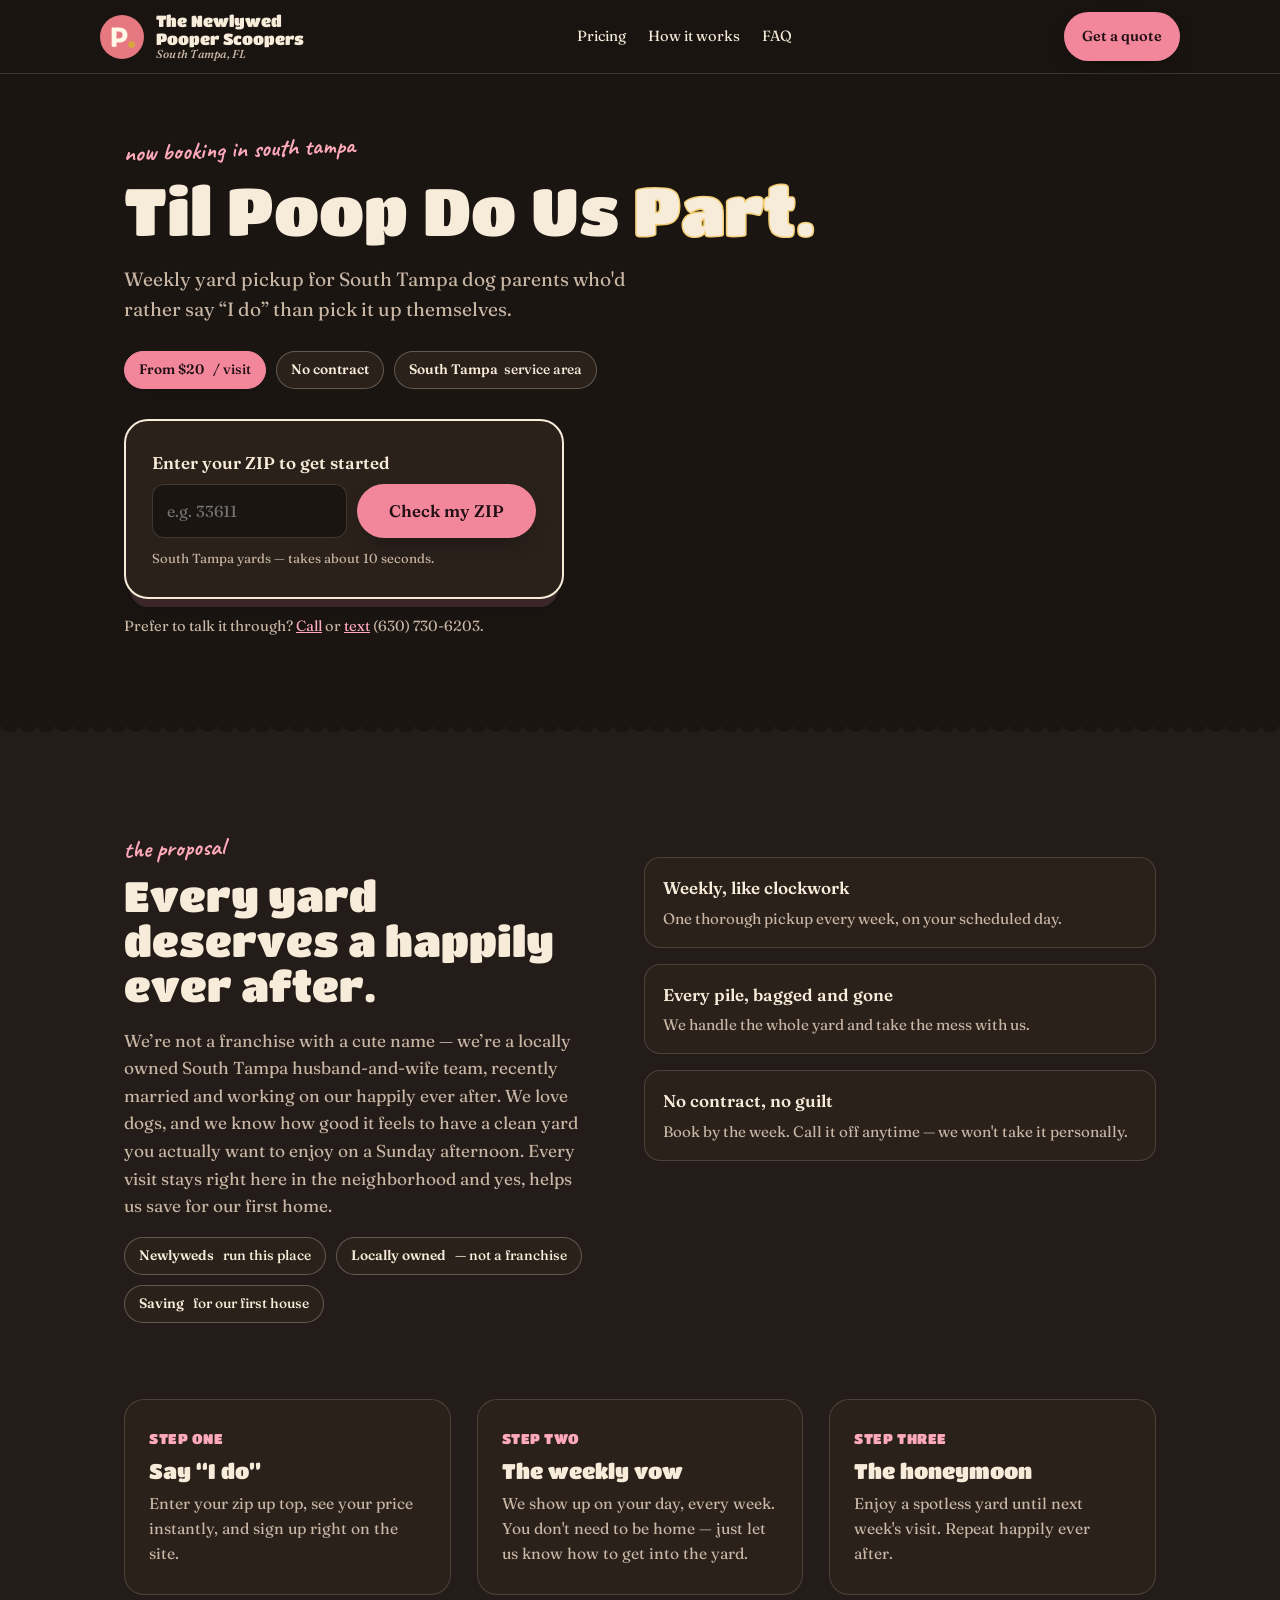
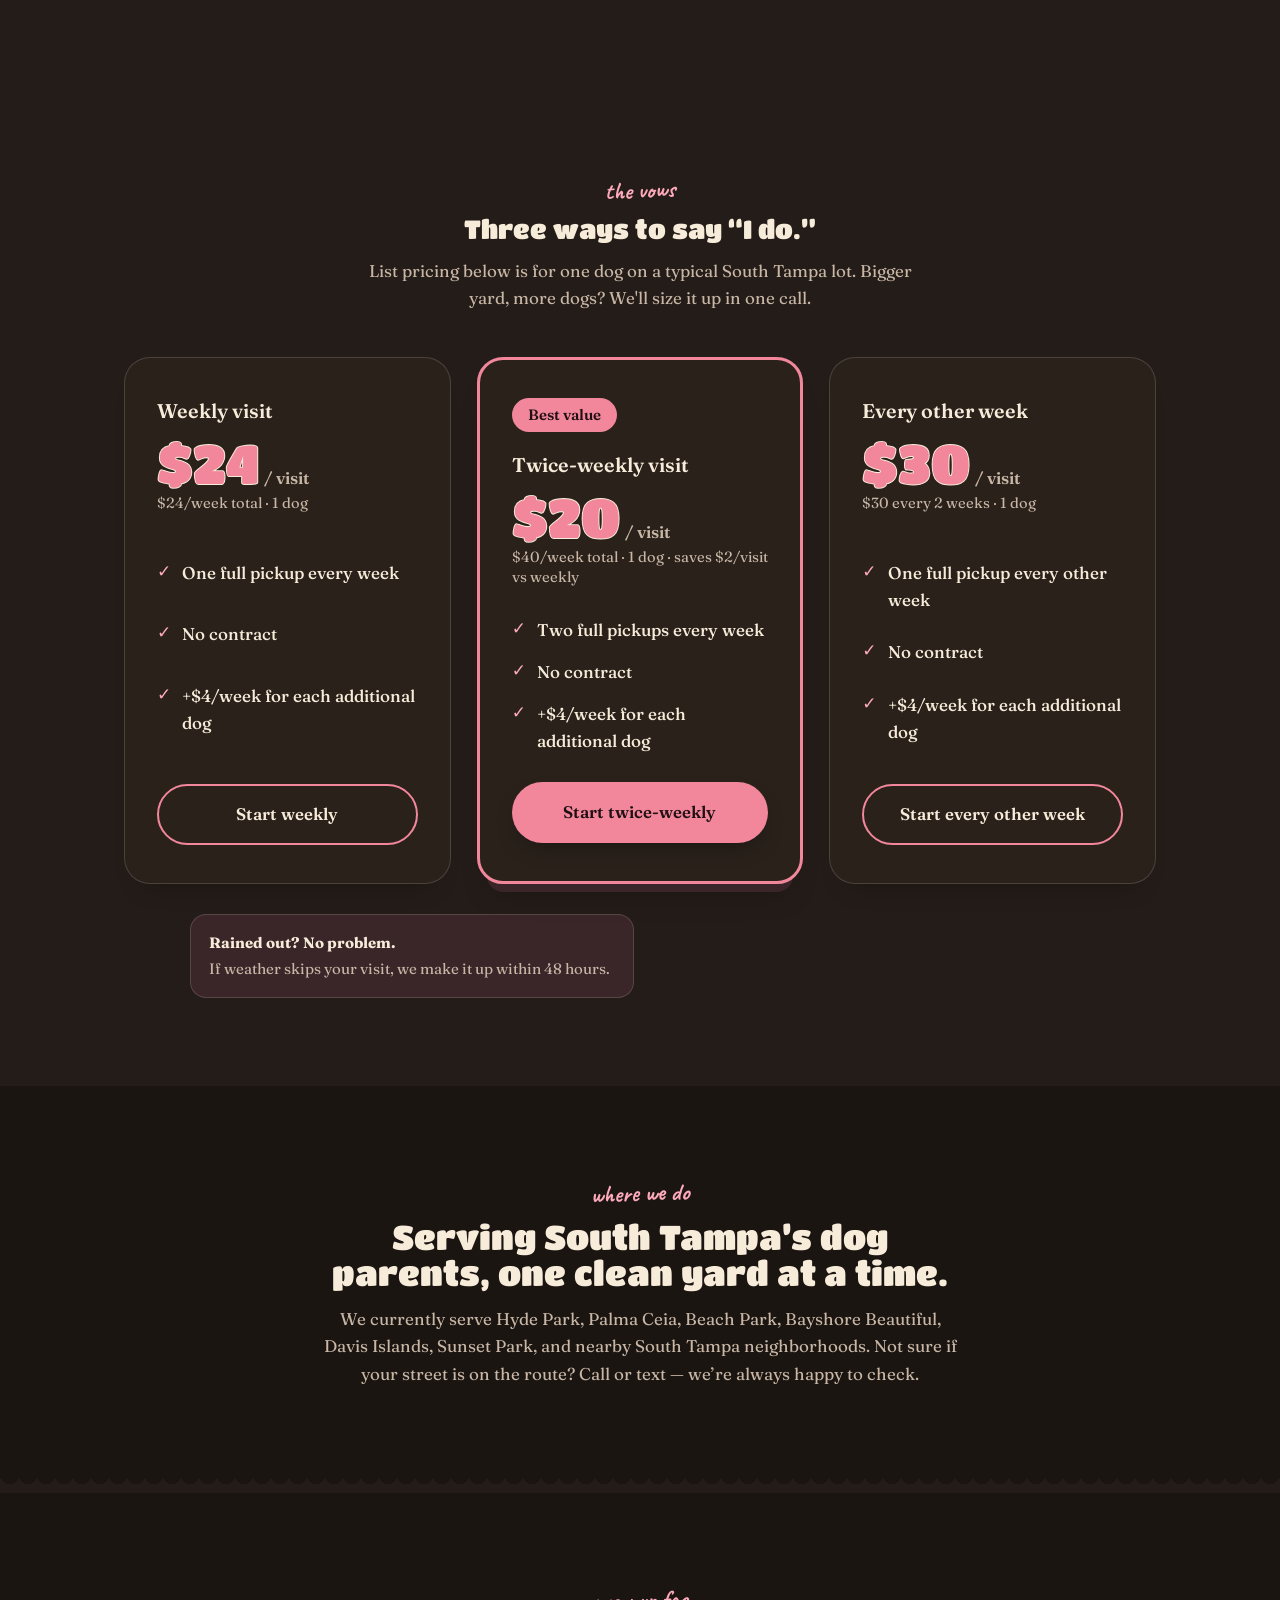
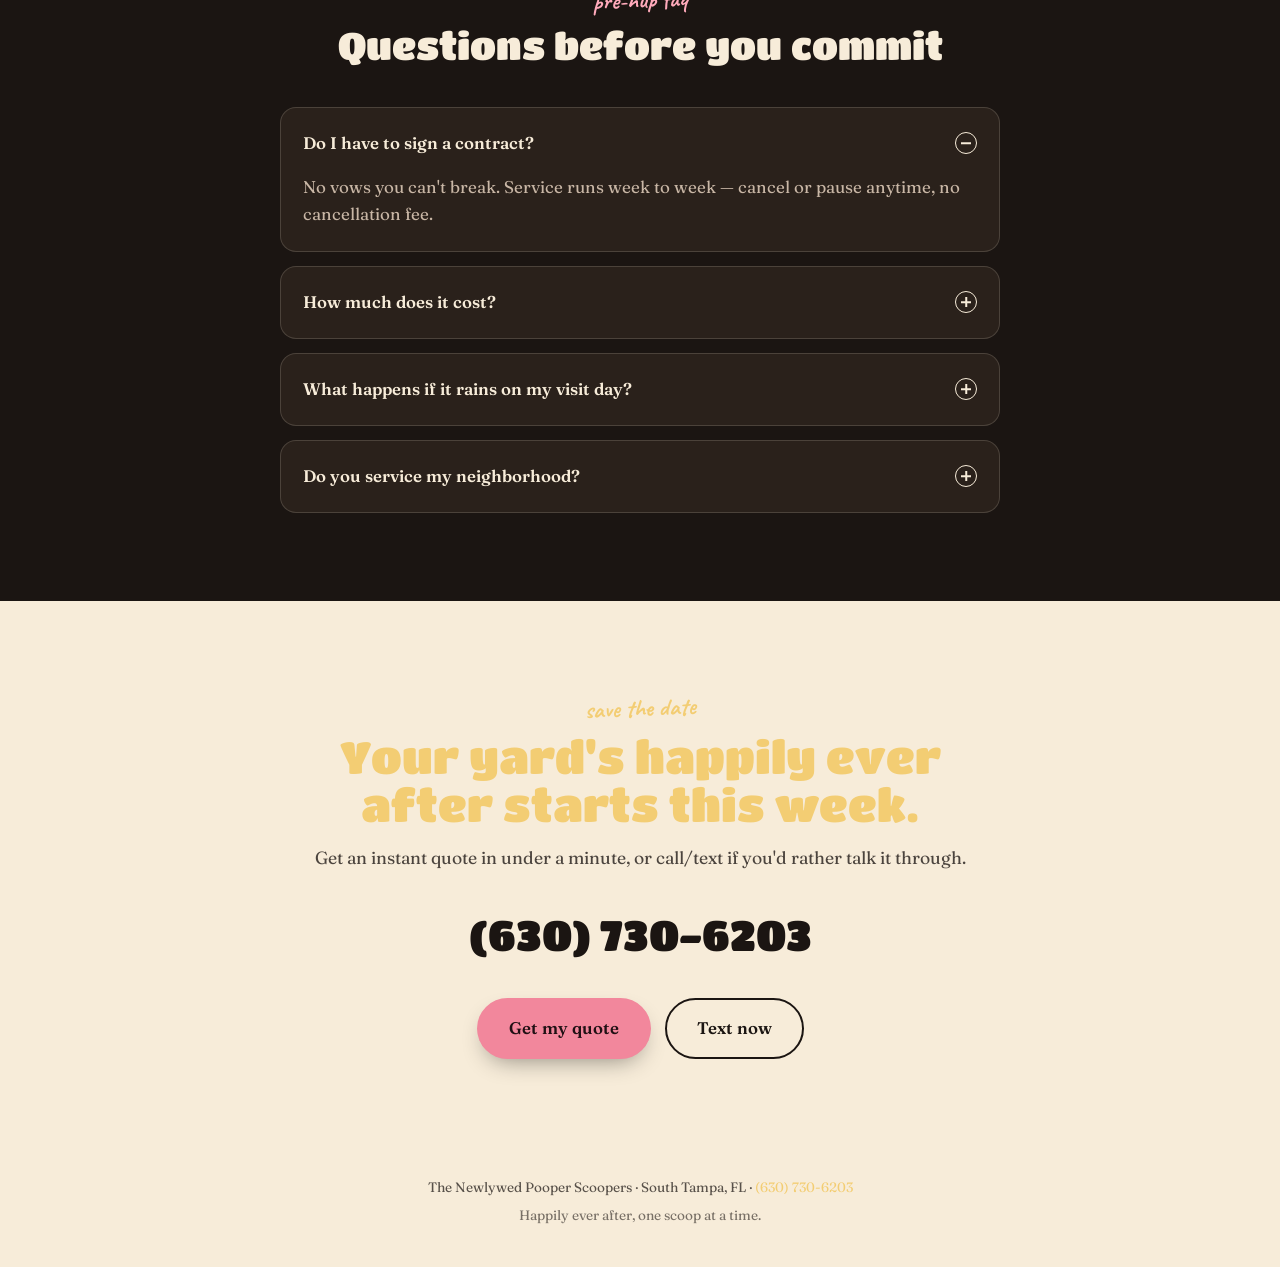
<file: index.html>
<!doctype html>
<html lang="en">
<head>
<meta charset="utf-8">
<meta name="viewport" content="width=device-width, initial-scale=1">
<title>Dog Poop Scooping Service in South Tampa | The Newlywed Pooper Scoopers</title>
<meta name="description" content="Weekly yard cleanup for South Tampa dog owners. From $20/visit, no contract. Get an instant quote.">
<link rel="icon" href="assets/favicon.svg?v=2" type="image/svg+xml">
<link rel="apple-touch-icon" href="assets/favicon.svg?v=2">
<link rel="preconnect" href="https://fonts.googleapis.com">
<link rel="preconnect" href="https://fonts.gstatic.com" crossorigin>
<link rel="preconnect" href="https://challenges.cloudflare.com">
<meta name="turnstile-sitekey" content="TURNSTILE_SITE_KEY_PLACEHOLDER">
<link href="https://fonts.googleapis.com/css2?family=Titan+One&family=Fraunces:ital,wght@0,400;0,500;0,600;1,500;1,600&family=Caveat:wght@600;700&display=swap" rel="stylesheet">
<link href="styles.css" rel="stylesheet">
</head>
<body>
<header><div class="wrap nav"><a class="brand" href="#top"><img alt="The Newlywed Pooper Scoopers logo — South Tampa dog waste removal" src="assets/favicon.svg?v=2"><span class="brand-name">The Newlywed<br>Pooper Scoopers<small>South Tampa, FL</small></span></a><ul class="nav-links"><li><a href="#vows">Pricing</a></li><li><a href="#how">How it works</a></li><li><a href="#faq">FAQ</a></li></ul><a class="btn btn-primary nav-cta nav-cta-desktop" href="#quote">Get a quote</a><a class="btn btn-primary nav-cta nav-cta-mobile" href="tel:16307306203">Call</a></div></header>
<main id="top">
<section class="hero"><div class="wrap hero-grid"><div><span class="eyebrow">now booking in south tampa</span><h1>Til Poop Do Us <span class="stroke">Part.</span></h1><p class="lede">Weekly yard pickup for South Tampa dog parents who'd rather say “I do” than pick it up themselves.</p><div class="chip-row"><span class="chip chip-highlight"><strong>From $20</strong>&nbsp;/ visit</span><span class="chip"><strong>No contract</strong></span><span class="chip"><strong>South Tampa</strong> service area</span></div>
<div class="quote-widget" id="quote"><div class="qstep" data-step="1"><label for="qzip">Enter your ZIP to get started</label><div class="qzip-row"><input aria-label="Zip code" id="qzip" inputmode="numeric" maxlength="5" pattern="[0-9]*" placeholder="e.g. 33611" type="text"><button class="btn btn-primary" id="qzip-btn" type="button">Check my ZIP</button></div><p class="qhint">South Tampa yards — takes about 10 seconds.</p></div>
<div class="qstep" data-step="2" hidden><p class="qmsg" id="qzip-msg"></p><div class="qrow qrow-plan"><span class="qlabel">Plan</span><div class="qtoggle"><button class="qtoggle-btn active" data-plan="weekly" type="button">Weekly</button><button class="qtoggle-btn" data-plan="twice" type="button">Twice-weekly</button><button class="qtoggle-btn" data-plan="biweekly" type="button">Every other week</button></div></div><div class="qrow"><span class="qlabel">Dogs</span><div class="qstepper"><button aria-label="Fewer dogs" id="qdog-minus" type="button">−</button><span id="qdog-count">1</span><button aria-label="More dogs" id="qdog-plus" type="button">+</button></div></div><div class="qestimate"><span class="qest-amount" id="qest-amount">$24<span class="qest-per">/visit</span></span><span class="qest-month" id="qest-month">1 visit/week · $24/week total</span></div><button class="btn btn-primary" id="qcontinue-btn" style="width:100%;justify-content:center" type="button">Lock in this price &amp; start service</button><form class="qtext-form" id="qtext-form"><label for="qtext-phone">Not ready? Save this quote by text</label><div class="qtext-row"><input aria-label="Mobile phone number" autocomplete="tel" id="qtext-phone" inputmode="numeric" maxlength="14" required type="tel"><button class="qtext-btn" type="submit">Text me</button></div><label class="qconsent"><input id="qtext-consent" required type="checkbox"> I agree to receive texts about this quote. Message and data rates may apply.</label><div class="qturnstile" id="qtext-turnstile"></div><p aria-live="polite" class="qtext-status" id="qtext-status"></p></form><button class="qback" data-back="1" type="button">← change ZIP</button></div>
<form class="qstep" data-step="3" hidden id="qstep-form"><input id="qform-zip" name="zip" type="hidden"><input id="qform-plan" name="plan" type="hidden"><input id="qform-dogs" name="dogs" type="hidden"><input id="qform-estimate" name="estimate" type="hidden"><div class="qfield"><label for="qname">Name</label><input autocomplete="name" id="qname" name="name" required type="text"></div><div class="qfield"><label for="qphone">Phone</label><input autocomplete="tel" id="qphone" inputmode="numeric" maxlength="14" name="phone" required type="tel"></div><div class="qfield"><label for="qemail">Email</label><input autocomplete="email" id="qemail" name="email" required type="email"></div><div class="qfield"><label for="qaddress">Street address</label><input autocomplete="street-address" id="qaddress" name="address" required type="text"></div><div class="qfield"><label for="qnotes">Anything we should know? (gate code, extra dog details, etc.)</label><textarea id="qnotes" name="notes" rows="2"></textarea></div><div class="qpayment-note"><strong>Your service and payment</strong><p id="qpayment-terms">Your saved card will be charged $24 after each weekly visit. You will not be charged today. Service continues until you pause or cancel.</p></div><label class="qcharge-consent"><input id="qcharge-consent" required type="checkbox"> <span>I authorize The Newlywed Pooper Scoopers to charge my saved card after each completed visit at the quoted price above. I understand that service continues until I pause or cancel.</span></label><div class="qturnstile" id="qsignup-turnstile"></div><button class="btn btn-primary" style="width:100%;justify-content:center" type="submit">Continue to secure checkout</button><button class="qback" data-back="2" type="button">← back to quote</button></form><form class="qstep" data-step="4" hidden id="qinterest-form"><h3 id="qinterest-title">Join our waitlist</h3><p class="qmsg" id="qinterest-message"></p><div class="qfield"><label for="qinterest-name">Name</label><input autocomplete="name" id="qinterest-name" required type="text"></div><div class="qfield"><label for="qinterest-phone">Phone</label><input autocomplete="tel" id="qinterest-phone" inputmode="numeric" maxlength="14" required type="tel"></div><div class="qfield"><label for="qinterest-email">Email</label><input autocomplete="email" id="qinterest-email" required type="email"></div><div class="qfield"><label for="qinterest-address">Street address</label><input autocomplete="street-address" id="qinterest-address" required type="text"></div><div class="qfield"><label for="qinterest-zip">ZIP</label><input id="qinterest-zip" readonly type="text"></div><div class="qturnstile" id="qinterest-turnstile"></div><button class="btn btn-primary" style="width:100%;justify-content:center" type="submit">Keep me posted</button><button class="qback" data-back="1" type="button">← change ZIP</button></form><div class="qstep qthanks" data-step="5" hidden><h3>You're all set!</h3><p>Your card is securely saved. We'll text you shortly to confirm your service day and first cleanup.</p></div></div><p class="qalt">Prefer to talk it through? <a href="tel:16307306203">Call</a> or <a href="sms:16307306203">text</a> (630) 730-6203.</p></div>
</div></section>
<div aria-hidden="true" class="divider"></div>
<section class="proposal section-pad" id="proposal"><div class="wrap proposal-grid"><div><span class="eyebrow">the proposal</span><h2>Every yard deserves a happily ever after.</h2><p>We’re not a franchise with a cute name — we’re a locally owned South Tampa husband-and-wife team, recently married and working on our happily ever after. We love dogs, and we know how good it feels to have a clean yard you actually want to enjoy on a Sunday afternoon. Every visit stays right here in the neighborhood and yes, helps us save for our first home.</p><div class="chip-row"><span class="chip"><strong>Newlyweds</strong>&nbsp;run this place</span><span class="chip"><strong>Locally owned</strong>&nbsp;— not a franchise</span><span class="chip"><strong>Saving</strong>&nbsp;for our first house</span></div></div><ul class="feature-list"><li><span><span class="ftitle">Weekly, like clockwork</span><span class="fdesc">One thorough pickup every week, on your scheduled day.</span></span></li><li><span><span class="ftitle">Every pile, bagged and gone</span><span class="fdesc">We handle the whole yard and take the mess with us.</span></span></li><li><span><span class="ftitle">No contract, no guilt</span><span class="fdesc">Book by the week. Call it off anytime — we won't take it personally.</span></span></li></ul></div><div class="steps wrap" id="how"><div class="step"><span class="num">STEP ONE</span><h3>Say “I do”</h3><p>Enter your zip up top, see your price instantly, and sign up right on the site.</p></div><div class="step"><span class="num">STEP TWO</span><h3>The weekly vow</h3><p>We show up on your day, every week. You don't need to be home — just let us know how to get into the yard.</p></div><div class="step"><span class="num">STEP THREE</span><h3>The honeymoon</h3><p>Enjoy a spotless yard until next week's visit. Repeat happily ever after.</p></div></div></section>
<section class="vows section-pad" id="vows"><div class="wrap center"><span class="eyebrow">the vows</span><h2>Three ways to say “I do.”</h2><p class="muted" style="max-width:52ch;margin:14px auto 0;">List pricing below is for one dog on a typical South Tampa lot. Bigger yard, more dogs? We'll size it up in one call.</p></div><div class="wrap"><div class="plans-grid"><div class="plan-card"><span class="plan-name">Weekly visit</span><div class="price-line"><span class="price">$24</span><span class="per">/ visit</span></div><span class="est">$24/week total · 1 dog</span><ul class="vow-list"><li><span>One full pickup every week</span></li><li><span>No contract</span></li><li><span>+$4/week for each additional dog</span></li></ul><a class="btn btn-ghost" href="#quote">Start weekly</a></div><div class="plan-card plan-featured"><span class="best-value">Best value</span><span class="plan-name">Twice-weekly visit</span><div class="price-line"><span class="price">$20</span><span class="per">/ visit</span></div><span class="est">$40/week total · 1 dog · saves $2/visit vs weekly</span><ul class="vow-list"><li><span>Two full pickups every week</span></li><li><span>No contract</span></li><li><span>+$4/week for each additional dog</span></li></ul><a class="btn btn-primary" href="#quote">Start twice-weekly</a></div><div class="plan-card"><span class="plan-name">Every other week</span><div class="price-line"><span class="price">$30</span><span class="per">/ visit</span></div><span class="est">$30 every 2 weeks · 1 dog</span><ul class="vow-list"><li><span>One full pickup every other week</span></li><li><span>No contract</span></li><li><span>+$4/week for each additional dog</span></li></ul><a class="btn btn-ghost" href="#quote">Start every other week</a></div></div><div class="perks-strip"><div class="perk"><span><strong>Rained out? No problem.</strong><span class="d">If weather skips your visit, we make it up within 48 hours.</span></span></div></div></div></section>
<section class="section-pad area"><div class="wrap"><span class="eyebrow">where we do</span><h2 style="font-size:clamp(1.6rem,3vw,2.1rem)">Serving South Tampa’s dog parents, one clean yard at a time.</h2><p class="muted" style="max-width:58ch;margin:14px auto 0;">We currently serve Hyde Park, Palma Ceia, Beach Park, Bayshore Beautiful, Davis Islands, Sunset Park, and nearby South Tampa neighborhoods. Not sure if your street is on the route? Call or text — we’re always happy to check.</p></div></section><div aria-hidden="true" class="divider"></div><section class="section-pad" id="faq"><div class="wrap center"><span class="eyebrow">pre-nup faq</span><h2 style="font-size:clamp(1.8rem,3.4vw,2.4rem)">Questions before you commit</h2></div><div class="faq-list"><details open><summary>Do I have to sign a contract?<span class="plus"></span></summary><p>No vows you can't break. Service runs week to week — cancel or pause anytime, no cancellation fee.</p></details><details><summary>How much does it cost?<span class="plus"></span></summary><p>$24 per visit weekly, $20 per visit twice-weekly ($40/week total), or $30 per visit every other week, for one dog on a typical South Tampa lot. Each additional dog is +$4/week.</p></details><details><summary>What happens if it rains on my visit day?<span class="plus"></span></summary><p>If weather makes us skip your yard, we'll come back and make it up within 48 hours — no missed visits, no extra charge.</p></details><details><summary>Do you service my neighborhood?<span class="plus"></span></summary><p>We're currently booking across South Tampa. Send us your address and we'll confirm you're on the route.</p></details></div></section>
<section class="finale section-pad" id="book"><div class="wrap"><span class="eyebrow" style="color:var(--gold-bright)">save the date</span><h2>Your yard's happily ever after starts this week.</h2><p>Get an instant quote in under a minute, or call/text if you'd rather talk it through.</p><a class="phone-big" href="tel:16307306203">(630) 730-6203</a><div class="cta-row" style="justify-content:center"><a class="btn btn-primary" href="#quote">Get my quote</a><a class="btn btn-ghost" href="sms:16307306203" style="border-color:var(--bg);color:var(--bg)">Text now</a></div></div></section></main><footer><div class="wrap">The Newlywed Pooper Scoopers · South Tampa, FL · <a href="tel:16307306203">(630) 730-6203</a><div style="margin-top:6px;opacity:.8">Happily ever after, one scoop at a time.</div></div></footer>
<script src="https://challenges.cloudflare.com/turnstile/v0/api.js?render=explicit" defer></script>
<script type="module" src="script.js?v=20260913-source-turnstile"></script>
</body></html>
</file>
<file: styles.css>
/* ---------- Tokens ---------- */
:root{--bg:#1B1512;--bg-alt:#241C18;--surface:#2A211B;--line:rgba(247,236,217,.16);--ink:#F7ECD9;--ink-soft:#C9B7A6;--pink:#F2879C;--pink-deep:#FFAABB;--pink-wash:#3A2529;--gold:#E8B94E;--gold-bright:#F3CD73;--shadow:rgba(0,0,0,.45)}
:root[data-theme="light"]{--bg:#FBF3E7;--bg-alt:#F3E4CF;--surface:#FFFEFB;--line:rgba(36,28,24,.14);--ink:#241C18;--ink-soft:#6B594E;--pink:#E9748F;--pink-deep:#C24866;--pink-wash:#FBE3E7;--gold:#B8862A;--gold-bright:#E8B94E;--shadow:rgba(36,28,24,.16)}
@media(prefers-color-scheme:dark){:root:not([data-theme="light"]){--bg:#1B1512;--bg-alt:#241C18;--surface:#2A211B;--line:rgba(247,236,217,.16);--ink:#F7ECD9;--ink-soft:#C9B7A6;--pink:#F2879C;--pink-deep:#FFAABB;--pink-wash:#3A2529;--gold:#E8B94E;--gold-bright:#F3CD73;--shadow:rgba(0,0,0,.45)}}
:root[data-theme="dark"]{--bg:#1B1512;--bg-alt:#241C18;--surface:#2A211B;--line:rgba(247,236,217,.16);--ink:#F7ECD9;--ink-soft:#C9B7A6;--pink:#F2879C;--pink-deep:#FFAABB;--pink-wash:#3A2529;--gold:#E8B94E;--gold-bright:#F3CD73;--shadow:rgba(0,0,0,.45)}
.quote-widget{scroll-margin-top:96px}
*,*::before,*::after{box-sizing:border-box}html{scroll-behavior:smooth}@media(prefers-reduced-motion:reduce){html{scroll-behavior:auto}*,*::before,*::after{animation-duration:.001ms!important;animation-iteration-count:1!important;transition-duration:.001ms!important}}
body{margin:0;background:var(--bg);color:var(--ink);font-family:"Fraunces",Georgia,"Times New Roman",serif;font-size:17px;line-height:1.6;-webkit-font-smoothing:antialiased}img{max-width:100%;display:block}a{color:inherit}.wrap{max-width:1080px;margin:0 auto;padding:0 24px}h1,h2,h3{font-family:"Titan One","Baloo 2",system-ui,sans-serif;font-weight:400;line-height:1.08;text-wrap:balance;margin:0}.eyebrow{font-family:"Caveat",cursive;font-weight:700;font-size:1.5rem;color:var(--pink-deep);display:inline-block;transform:rotate(-2deg);margin:0 0 6px}.stroke{color:var(--ink);-webkit-text-stroke:3px var(--gold-bright);paint-order:stroke fill}section{position:relative}.section-pad{padding:88px 0}.muted{color:var(--ink-soft)}.center{text-align:center}
.btn{display:inline-flex;align-items:center;gap:10px;font-family:"Fraunces",serif;font-weight:600;font-size:1.05rem;padding:15px 30px;border-radius:999px;text-decoration:none;border:2px solid transparent;cursor:pointer;transition:transform .15s ease,box-shadow .15s ease}.btn:hover{transform:translateY(-2px)}.btn:active{transform:translateY(0)}.btn:focus-visible{outline:3px solid var(--gold-bright);outline-offset:3px}.btn-primary{background:var(--pink);color:#201014;box-shadow:0 10px 24px -10px var(--shadow)}.btn-primary:hover{box-shadow:0 14px 28px -10px var(--shadow)}.btn-ghost{background:transparent;border-color:var(--ink);color:var(--ink)}.divider{height:18px;background-image:radial-gradient(circle at 9px 0,transparent 9px,var(--bg-alt) 9.5px);background-size:18px 18px;background-repeat:repeat-x;background-position:center top}.divider-flip{transform:scaleY(-1)}
header{position:sticky;top:0;z-index:20;background:color-mix(in srgb,var(--bg) 88%,transparent);backdrop-filter:blur(8px);border-bottom:1px solid var(--line)}.nav{display:flex;align-items:center;justify-content:space-between;gap:16px;padding:12px 0}.brand{display:flex;align-items:center;gap:12px;text-decoration:none;color:var(--ink)}.brand img{width:44px;height:44px;border-radius:50%}.brand-name{font-family:"Titan One",sans-serif;font-size:.98rem;line-height:1.15}.brand-name small{display:block;font-family:"Fraunces",serif;font-weight:500;font-style:italic;font-size:.72rem;color:var(--ink-soft);letter-spacing:.02em}.nav-links{display:flex;align-items:center;gap:22px;list-style:none;margin:0;padding:0;font-size:.92rem}.nav-links a{text-decoration:none}.nav-links a:hover{color:var(--pink-deep)}.nav-cta{padding:11px 16px;font-size:.9rem;white-space:nowrap}.nav-cta-desktop{display:inline-flex}.nav-cta-mobile{display:none}@media(max-width:719px){.nav-cta-desktop{display:none}.nav-cta-mobile{display:inline-flex}}@media(max-width:420px){.brand-name{font-size:.82rem}.nav{gap:8px}.nav-cta{padding:10px 12px;font-size:.82rem}}
.hero{padding:56px 0 70px;overflow:hidden}.hero-grid{display:grid;grid-template-columns:1fr;gap:40px;align-items:center}.hero h1{font-size:clamp(2.4rem,5.6vw,4.1rem);margin-bottom:18px}.hero p.lede{font-size:1.2rem;max-width:46ch;color:var(--ink-soft);margin:0 0 26px}.chip-row{display:flex;flex-wrap:wrap;gap:10px;margin-bottom:30px}.chip{display:inline-flex;align-items:center;gap:6px;background:var(--surface);border:1.5px solid color-mix(in srgb,var(--ink) 28%,transparent);padding:7px 14px;border-radius:999px;font-size:.86rem;color:var(--ink);font-weight:500}.chip strong{color:var(--ink);font-weight:600}.chip-highlight{background:var(--pink);border-color:var(--pink);color:#201014;box-shadow:0 7px 16px -10px var(--shadow)}.chip-highlight strong{color:#201014}.cta-row{display:flex;flex-wrap:wrap;gap:14px}
[hidden]{display:none!important}.quote-widget{max-width:440px;background:var(--surface);border:2px solid var(--ink);border-radius:24px;padding:28px 26px;box-shadow:0 14px 0 -6px var(--pink-wash),0 16px 26px -14px var(--shadow)}.qstep label{font-family:"Fraunces",serif;font-weight:600;display:block;margin-bottom:8px}.qstep input[type=text],.qstep input[type=tel],.qstep textarea{font-family:"Fraunces",serif;font-size:1rem;padding:12px 14px;border-radius:12px;border:1.5px solid var(--line);background:var(--bg);color:var(--ink);width:100%}.qstep input:focus,.qstep textarea:focus{outline:2px solid var(--pink);outline-offset:1px;border-color:var(--pink)}.qzip-row{display:flex;gap:10px}.qzip-row input{flex:1;min-width:0}.qhint{font-size:.82rem;color:var(--ink-soft);margin:10px 0 0}.qmsg{font-weight:600;margin:0 0 18px;font-family:"Fraunces",serif}.qrow{display:flex;align-items:center;justify-content:space-between;margin-bottom:16px}.qlabel{font-family:"Fraunces",serif;font-weight:600}.qtoggle{display:flex;background:var(--bg-alt);border-radius:999px;padding:3px;gap:2px}.qtoggle-btn{border:none;background:transparent;padding:7px 14px;border-radius:999px;font-family:"Fraunces",serif;font-size:.85rem;cursor:pointer;color:var(--ink-soft)}.qtoggle-btn.active{background:var(--pink);color:#201014;font-weight:600}.qstepper{display:flex;align-items:center;gap:12px}.qstepper button{width:32px;height:32px;border-radius:50%;border:1.5px solid var(--ink);background:var(--surface);color:var(--ink);font-size:1.1rem;cursor:pointer;line-height:1}.qstepper button:focus-visible{outline:2px solid var(--gold-bright)}.qstepper span{min-width:16px;text-align:center;font-weight:600}.qestimate{text-align:center;background:var(--pink-wash);border-radius:16px;padding:16px;margin-bottom:20px}.qest-amount{font-family:"Titan One",sans-serif;font-size:1.9rem;color:var(--ink);display:block}.qest-per{font-family:"Fraunces",serif;font-style:italic;font-size:.9rem;color:var(--ink-soft);font-weight:400}.qest-month{font-size:.85rem;color:var(--ink-soft)}.qfield{margin-bottom:14px}.qfield label{font-size:.88rem;font-weight:600;margin-bottom:6px}.qback{display:block;margin:14px auto 0;background:none;border:none;color:var(--ink-soft);font-family:"Fraunces",serif;font-style:italic;cursor:pointer;font-size:.88rem}.qthanks{text-align:center}.qthanks h3{font-size:1.6rem;margin-bottom:8px}.qthanks p{color:var(--ink-soft);margin:0}.qalt{margin-top:16px;font-size:.92rem;color:var(--ink-soft)}.qalt a{color:var(--pink-deep);text-decoration:underline}
.proposal{background:var(--bg-alt)}.proposal-grid{display:grid;grid-template-columns:1fr;gap:44px;align-items:start}@media(min-width:780px){.proposal-grid{grid-template-columns:.95fr 1.05fr;gap:56px}}.proposal h2{font-size:clamp(1.9rem,3.6vw,2.6rem);margin-bottom:18px}.proposal p{color:var(--ink-soft);font-size:1.08rem}.feature-list{list-style:none;margin:28px 0 0;padding:0;display:grid;gap:16px}.feature-list li{display:flex;gap:14px;align-items:flex-start;background:var(--surface);border:1px solid var(--line);border-radius:16px;padding:16px 18px}.feature-list .ftitle{font-weight:600;color:var(--ink);display:block;margin-bottom:2px;font-family:"Fraunces",serif}.feature-list .fdesc{color:var(--ink-soft);font-size:.95rem}.steps{display:grid;grid-template-columns:1fr;gap:26px;margin-top:46px}@media(min-width:780px){.steps{grid-template-columns:repeat(3,1fr)}}.step{background:var(--surface);border:1px solid var(--line);border-radius:20px;padding:28px 24px;position:relative}.step .num{font-family:"Titan One",sans-serif;font-size:.85rem;color:var(--pink-deep);letter-spacing:.04em;margin-bottom:10px;display:block}.step h3{font-size:1.3rem;margin-bottom:8px}.step p{color:var(--ink-soft);margin:0;font-size:.98rem}
.vows{background:var(--bg-alt)}.plans-grid{max-width:1080px;margin:46px auto 0;display:grid;grid-template-columns:1fr;gap:26px}@media(min-width:700px){.plans-grid{grid-template-columns:repeat(2,1fr)}}@media(min-width:960px){.plans-grid{grid-template-columns:repeat(3,1fr)}}.plan-card{background:var(--surface);border:1px solid var(--line);border-radius:26px;padding:38px 32px;text-align:left;position:relative;display:flex;flex-direction:column;min-height:430px;box-shadow:0 18px 28px -22px var(--shadow)}.plan-featured{border:3px solid var(--pink);box-shadow:0 18px 0 -10px var(--pink-wash),0 22px 32px -20px var(--shadow)}.plan-name{font-family:"Fraunces",serif;font-weight:600;font-size:1.24rem;color:var(--ink);margin:0 0 8px}.best-value{align-self:flex-start;background:var(--pink);color:#201014;font-family:"Fraunces",serif;font-weight:600;font-size:.94rem;padding:5px 16px;border-radius:999px;margin:0 0 18px}.price-line{display:flex;align-items:baseline;gap:5px;margin:0 0 2px}.plan-card .price{font-family:"Titan One",sans-serif;font-size:clamp(2.55rem,6.4vw,3.35rem);color:var(--pink);-webkit-text-stroke:2px var(--ink);paint-order:stroke fill;line-height:1}.plan-card .per{font-family:"Fraunces",serif;font-weight:600;font-size:1.05rem;color:var(--ink-soft)}.plan-card .est{font-size:.92rem;color:var(--ink-soft);line-height:1.35;margin-bottom:28px;min-height:2.5em}.vow-list{list-style:none;margin:0 0 28px;padding:0;display:grid;gap:15px;text-align:left;flex:1}.vow-list li{display:flex;gap:11px;align-items:flex-start;color:var(--ink);font-weight:500}.vow-list li::before{content:"✓";color:var(--pink-deep);font-family:system-ui,sans-serif;font-weight:800;line-height:1.5}.plan-card .btn{width:100%;justify-content:center;margin-top:auto}.plan-card .btn-ghost{border-color:var(--pink);color:var(--ink)}.perks-strip{max-width:900px;margin:30px auto 0;display:grid;grid-template-columns:1fr;gap:12px}@media(min-width:700px){.perks-strip{grid-template-columns:1fr 1fr}}.perk{display:flex;gap:12px;align-items:flex-start;background:var(--pink-wash);border:1px solid var(--line);border-radius:16px;padding:16px 18px;font-size:.94rem}.perk strong{display:block;color:var(--ink);font-family:"Fraunces",serif;margin-bottom:2px}.perk span.d{color:var(--ink-soft)}.area{text-align:center}.faq-list{max-width:720px;margin:40px auto 0;display:grid;gap:14px}details{background:var(--surface);border:1px solid var(--line);border-radius:16px;padding:6px 22px}summary{cursor:pointer;padding:16px 0;font-family:"Fraunces",serif;font-weight:600;font-size:1.05rem;list-style:none;display:flex;justify-content:space-between;align-items:center;gap:14px}summary::-webkit-details-marker{display:none}summary .plus{flex:none;width:22px;height:22px;border-radius:50%;border:1.5px solid var(--ink);position:relative}summary .plus::before,summary .plus::after{content:"";position:absolute;background:var(--ink);top:50%;left:50%;transform:translate(-50%,-50%)}summary .plus::before{width:10px;height:1.5px}summary .plus::after{width:1.5px;height:10px;transition:transform .2s ease}details[open] summary .plus::after{transform:translate(-50%,-50%) scaleY(0)}details p{margin:0 0 18px;color:var(--ink-soft)}.finale{background:var(--ink);color:var(--bg);text-align:center}.finale h2{color:var(--gold-bright);font-size:clamp(2rem,4.4vw,2.8rem);margin-bottom:14px}.finale p{color:color-mix(in srgb,var(--bg) 78%,transparent);font-size:1.1rem;margin:0 0 30px}.finale .phone-big{font-family:"Titan One",sans-serif;font-size:clamp(1.8rem,5vw,2.6rem);color:var(--bg);text-decoration:none;display:inline-block;margin-bottom:30px}.finale .phone-big:hover{color:var(--pink)}footer{padding:30px 0 40px;text-align:center;font-size:.85rem;color:color-mix(in srgb,var(--bg) 72%,transparent);background:var(--ink)}footer a{color:var(--gold-bright);text-decoration:none}
.qstep input[type=email]{font-family:"Fraunces",serif;font-size:1rem;padding:12px 14px;border-radius:12px;border:1.5px solid var(--line);background:var(--bg);color:var(--ink);width:100%}
.qtext-form{border-top:1px solid var(--line);margin-top:20px;padding-top:18px}.qtext-form>label:first-child{font-size:.9rem;margin-bottom:8px}.qtext-row{display:flex;gap:8px}.qtext-row input{min-width:0;flex:1}.qtext-btn{border:1.5px solid var(--ink);border-radius:12px;background:var(--surface);color:var(--ink);padding:10px 14px;font:600 .9rem "Fraunces",serif;cursor:pointer}.qtext-btn:hover{background:var(--bg-alt)}.qtext-btn:disabled{cursor:wait;opacity:.65}.qconsent{display:flex!important;align-items:flex-start;gap:7px;margin-top:9px!important;color:var(--ink-soft);font-size:.72rem!important;font-weight:400!important;line-height:1.35}.qconsent input{margin-top:3px;accent-color:var(--pink)}.qtext-status{min-height:1.2em;margin:8px 0 0;color:var(--pink-deep);font-size:.82rem;font-weight:600}
.qturnstile{margin:12px 0 4px;min-height:0;overflow:auto}
.qpayment-note{margin:2px 0 12px;padding:12px 14px;border-radius:12px;background:var(--pink-wash);color:var(--ink-soft);font-size:.82rem;line-height:1.45}.qpayment-note strong{display:block;color:var(--ink);font-size:.9rem;margin-bottom:4px}.qpayment-note p{margin:0 0 5px}.qpayment-note>span{font-weight:600;color:var(--ink)}.qcharge-consent{display:flex!important;align-items:flex-start;gap:9px;margin:0 0 16px!important;color:var(--ink-soft);font-size:.78rem!important;font-weight:400!important;line-height:1.4}.qcharge-consent input{flex:none;margin-top:3px;accent-color:var(--pink)}.qretry{margin-top:18px;justify-content:center}
@media(max-width:650px){.qrow-plan{align-items:stretch;flex-direction:column;gap:8px}.qrow-plan .qtoggle{border-radius:16px;flex-wrap:wrap}.qrow-plan .qtoggle-btn{flex:1 1 100%}.nav-links{display:none}.section-pad{padding:64px 0}.hero{padding-top:38px;padding-bottom:44px}.hero-grid{gap:0}.qzip-row{flex-direction:column}.qzip-row .btn{justify-content:center}.qtext-row{flex-direction:column}}
</file>
